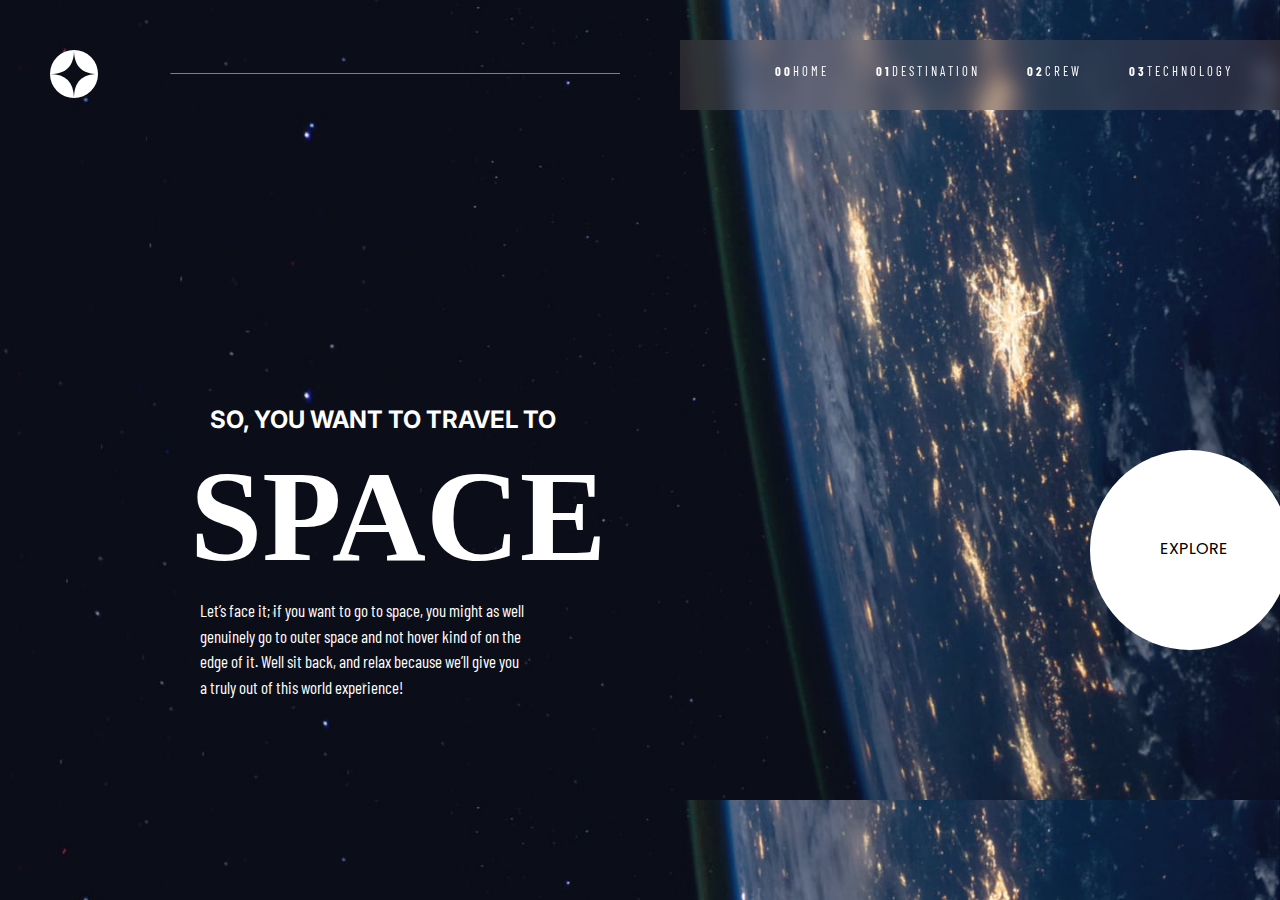
<file: index.html>
<!DOCTYPE html>
<html lang="en" dir="ltr">
  <head>
    <meta charset="utf-8">
    <title>Space</title>
    <link rel="icon" href="./assets/Favicon.ico">
    <link rel="stylesheet" href="./CSS/style.css">
    <link rel="preconnect" href="https://fonts.googleapis.com">
<link rel="preconnect" href="https://fonts.gstatic.com" crossorigin>
<link href="https://fonts.googleapis.com/css2?family=Cormorant+SC:wght@300&family=Dancing+Script&family=Montserrat:ital,wght@1,100&family=Poppins:wght@100;300;400&family=Sacramento&display=swap" rel="stylesheet">
<link rel="preconnect" href="https://fonts.googleapis.com">
<link rel="preconnect" href="https://fonts.gstatic.com" crossorigin>
<link href="https://fonts.googleapis.com/css2?family=Barlow+Condensed:wght@300&display=swap" rel="stylesheet">
<link rel="preconnect" href="https://fonts.googleapis.com">
<link rel="preconnect" href="https://fonts.gstatic.com" crossorigin>
<link href="https://fonts.googleapis.com/css2?family=Inter:wght@100&display=swap" rel="stylesheet">
  </head>
  <body>
    <svg xmlns="http://www.w3.org/2000/svg" width="48" height="48"><g fill="none" fill-rule="evenodd"><circle cx="24" cy="24" r="24" fill="#FFF"/><path fill="#0B0D17" d="M24 0c0 16-8 24-24 24 15.718.114 23.718 8.114 24 24 0-16 8-24 24-24-16 0-24-8-24-24z"/></g></svg>
    <div class="abs">

    </div>
    <div class="nav">
      <a class="navlink"href="index.html"><p><strong>0 0</strong> H O M E</p></a>
      <a class="navlink"href="destination.html"><p><strong>0 1</strong> D E S T I N A T I O N</p></a>
      <a class="navlink"href="crew.html"><p><strong>0 2</strong> C R E W</p></a>
      <a class="navlink"href="technology.html"><p><strong>0 3</strong> T E C H N O L O G Y</p></a>

    </div>
    <hr class="navtop">
    <div class="middle">
      <h2 class="line1">SO, YOU WANT TO TRAVEL TO</h2>
      <h1 class="line2">SPACE</h1>
      <p class="line3">Let’s face it; if you want to go to space, you might as well <br> genuinely go to outer space and not hover kind of on the <br> edge of it. Well sit back, and relax because we’ll give you <br> a truly out of this world experience!</p>

    </div>
<div class="Explore">
    <div class="circle">

    </div>
    <div class="explore">
      <p class="exp">EXPLORE</p>
    </div>
</div>
  </body>
</html>
</file>
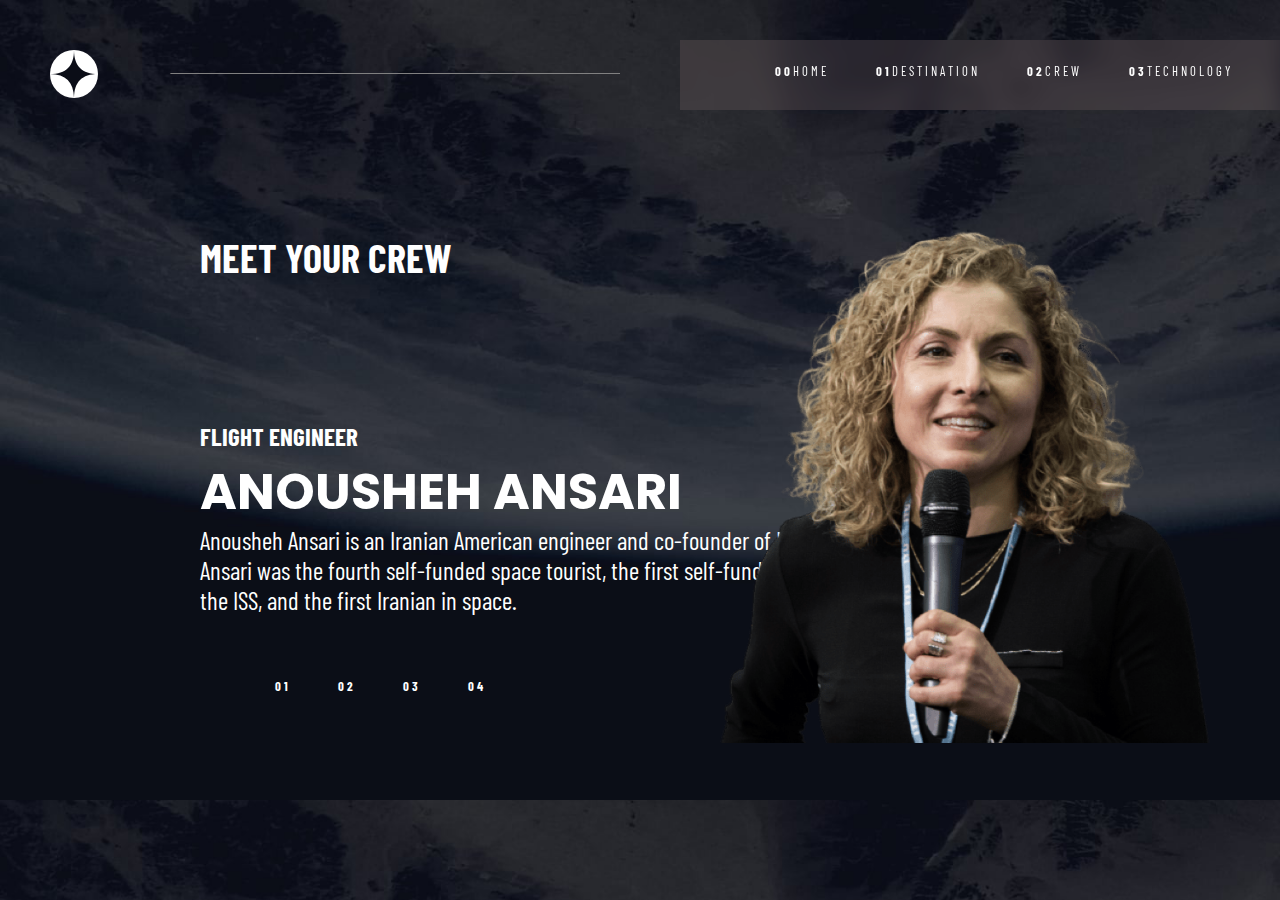
<file: aa.html>
<!DOCTYPE html>
<html lang="en" dir="ltr">
  <head>
    <meta charset="utf-8">
    <link rel="stylesheet" href="./CSS/style.css">
    <link rel="preconnect" href="https://fonts.gstatic.com" crossorigin>
    <link href="https://fonts.googleapis.com/css2?family=Cormorant+SC:wght@300&family=Dancing+Script&family=Montserrat:ital,wght@1,100&family=Poppins:wght@100;300;400&family=Sacramento&display=swap" rel="stylesheet">
    <link rel="preconnect" href="https://fonts.googleapis.com">
    <link rel="preconnect" href="https://fonts.gstatic.com" crossorigin>
    <link href="https://fonts.googleapis.com/css2?family=Barlow+Condensed:wght@300&display=swap" rel="stylesheet">
    <link rel="preconnect" href="https://fonts.googleapis.com">
    <link rel="preconnect" href="https://fonts.gstatic.com" crossorigin>
    <link href="https://fonts.googleapis.com/css2?family=Inter:wght@100&display=swap" rel="stylesheet">
    <style>
      body{
        background-image: url(./assets/crew/background-crew-desktop.jpg);
      }
      body::-webkit-scrollbar {
    display: none;
}
    </style>
    <title>ANOUSHEH ANSARI</title>
  </head>
  <body>
    <svg xmlns="http://www.w3.org/2000/svg" width="48" height="48"><g fill="none" fill-rule="evenodd"><circle cx="24" cy="24" r="24" fill="#FFF"/><path fill="#0B0D17" d="M24 0c0 16-8 24-24 24 15.718.114 23.718 8.114 24 24 0-16 8-24 24-24-16 0-24-8-24-24z"/></g></svg>
    <div class="abs">

    </div>
    <div class="nav">
      <a class="navlink"href="index.html"><p><strong>0 0</strong> H O M E</p></a>
      <a class="navlink"href="destination.html"><p><strong>0 1</strong> D E S T I N A T I O N</p></a>
      <a class="navlink"href="crew.html"><p><strong>0 2</strong> C R E W</p></a>
      <a class="navlink"href="technology.html"><p><strong>0 3</strong> T E C H N O L O G Y</p></a>
    </div>
    <hr class="navtop">
    <h2 class="crh1">MEET YOUR CREW</h2>
    <h2 class="crh2">FLIGHT ENGINEER</h2>
    <h1 class="crh3">ANOUSHEH ANSARI</h1>
    <p class="crp1">Anousheh Ansari is an Iranian American engineer and co-founder of Prodea Systems.<br> Ansari was the fourth self-funded space tourist, the first self-funded woman to fly to <br>the ISS, and the first Iranian in space.</p>
    <img class="DH2" src="./assets/crew/image-anousheh-ansari.png" alt="pilot1">
  <div class="navd">
    <a class="navlink"href="dh.html"><p><strong>0 1</strong></p></a>
    <a class="navlink"href="ms.html"><p><strong>0 2</strong></p></a>
    <a class="navlink"href="vg.html"><p><strong>0 3</strong></p></a>
    <a class="navlink"href="aa.html"><p><strong>0 4</strong></p></a>

  </div>
  </body>
</html>
</file>
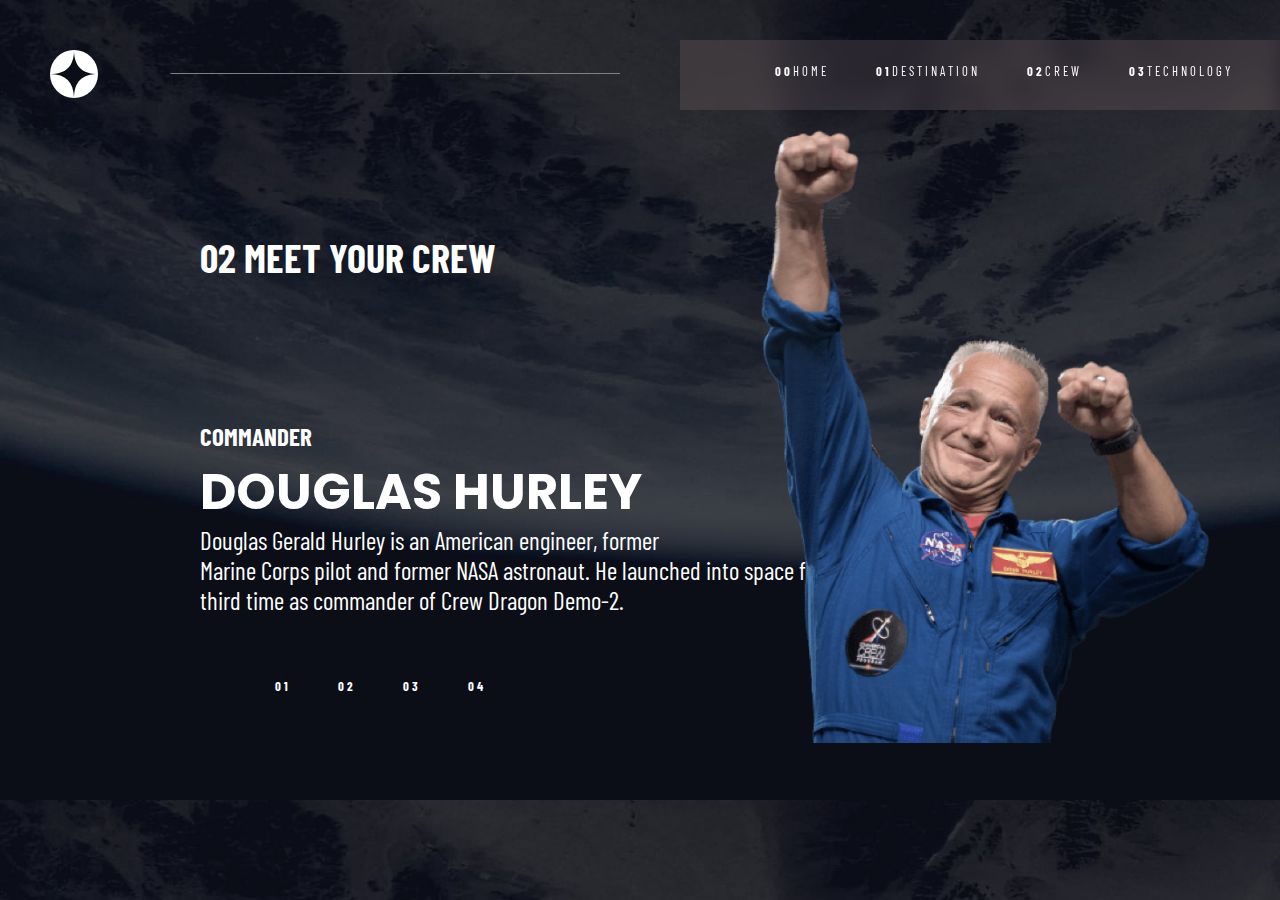
<file: crew.html>
<!DOCTYPE html>
<html lang="en" dir="ltr">
  <head>
    <meta charset="utf-8">
    <link rel="stylesheet" href="./CSS/style.css">
    <link rel="preconnect" href="https://fonts.gstatic.com" crossorigin>
    <link href="https://fonts.googleapis.com/css2?family=Cormorant+SC:wght@300&family=Dancing+Script&family=Montserrat:ital,wght@1,100&family=Poppins:wght@100;300;400&family=Sacramento&display=swap" rel="stylesheet">
    <link rel="preconnect" href="https://fonts.googleapis.com">
    <link rel="preconnect" href="https://fonts.gstatic.com" crossorigin>
    <link href="https://fonts.googleapis.com/css2?family=Barlow+Condensed:wght@300&display=swap" rel="stylesheet">
    <link rel="preconnect" href="https://fonts.googleapis.com">
    <link rel="preconnect" href="https://fonts.gstatic.com" crossorigin>
    <link href="https://fonts.googleapis.com/css2?family=Inter:wght@100&display=swap" rel="stylesheet">
    <style>
      body{
        background-image: url(./assets/crew/background-crew-desktop.jpg);
      }
      body::-webkit-scrollbar {
    display: none;
}
    </style>
    <title>Crew</title>
  </head>
  <body>
    <svg xmlns="http://www.w3.org/2000/svg" width="48" height="48"><g fill="none" fill-rule="evenodd"><circle cx="24" cy="24" r="24" fill="#FFF"/><path fill="#0B0D17" d="M24 0c0 16-8 24-24 24 15.718.114 23.718 8.114 24 24 0-16 8-24 24-24-16 0-24-8-24-24z"/></g></svg>
    <div class="abs">

    </div>
    <div class="nav">
      <a class="navlink"href="index.html"><p><strong>0 0</strong> H O M E</p></a>
      <a class="navlink"href="destination.html"><p><strong>0 1</strong> D E S T I N A T I O N</p></a>
      <a class="navlink"href="crew.html"><p><strong>0 2</strong> C R E W</p></a>
      <a class="navlink"href="technology.html"><p><strong>0 3</strong> T E C H N O L O G Y</p></a>
    </div>
    <hr class="navtop">
    <h2 class="crh1"> 02 MEET YOUR CREW</h2>
    <h2 class="crh2">COMMANDER</h2>
    <h1 class="crh3">DOUGLAS HURLEY</h1>
    <p class="crp1">Douglas Gerald Hurley is an American engineer, former <br>Marine Corps pilot and former NASA astronaut. He launched into space for the <br>third time as commander of Crew Dragon Demo-2.</p>
    <img class="DH" src="./assets/crew/image-douglas-hurley.png" alt="pilot1">
  <div class="navd">
    <a class="navlink"href="dh.html"><p><strong>0 1</strong></p></a>
    <a class="navlink"href="ms.html"><p><strong>0 2</strong></p></a>
    <a class="navlink"href="vg.html"><p><strong>0 3</strong></p></a>
    <a class="navlink"href="aa.html"><p><strong>0 4</strong></p></a>

  </div>
  </body>
</html>
</file>
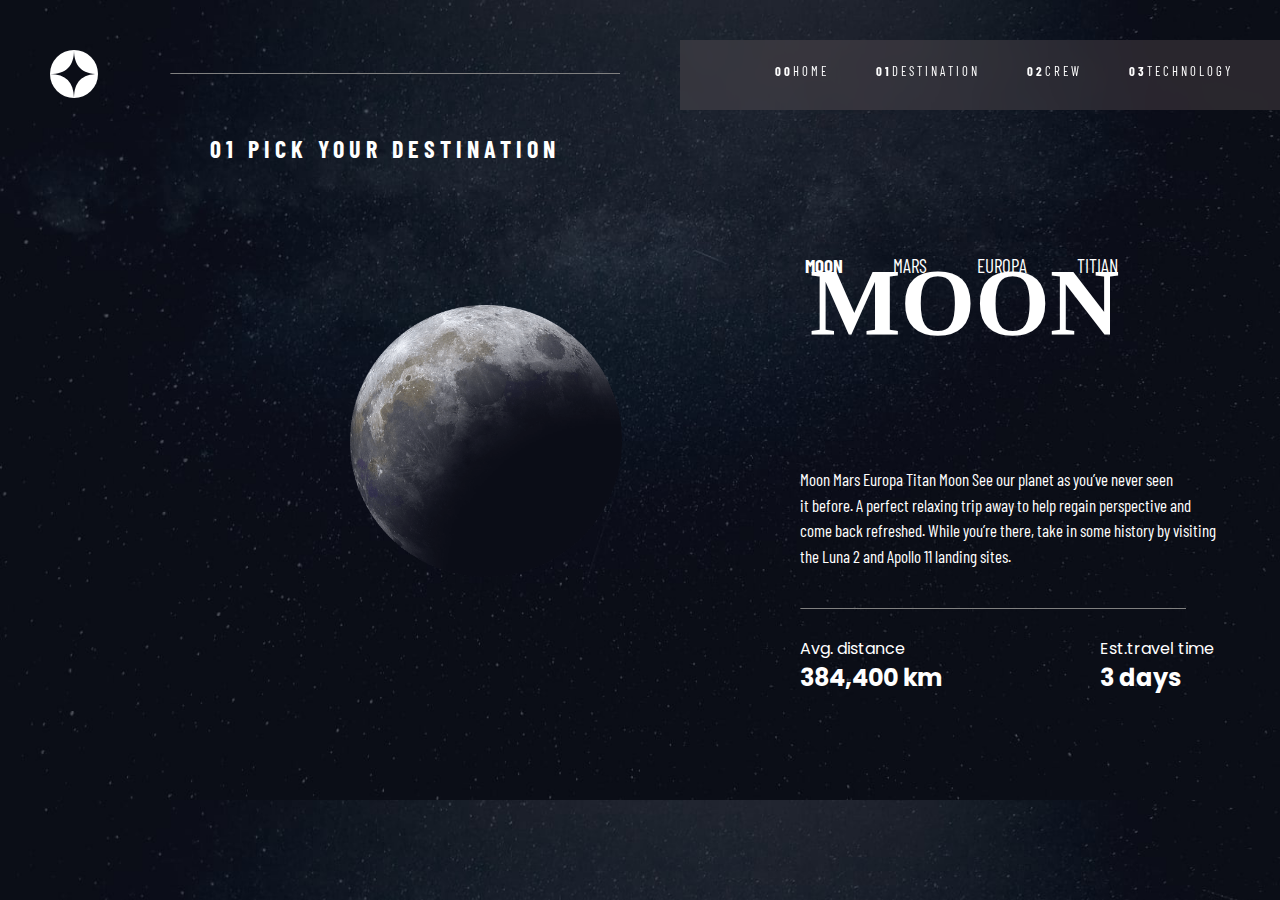
<file: destination.html>
<!DOCTYPE html>
<html lang="en" dir="ltr">
  <head>
    <meta charset="utf-8">
    <link rel="stylesheet" href="./CSS/style.css">
    <link rel="preconnect" href="https://fonts.googleapis.com">
<link rel="preconnect" href="https://fonts.gstatic.com" crossorigin>
<link href="https://fonts.googleapis.com/css2?family=Cormorant+SC:wght@300&family=Dancing+Script&family=Montserrat:ital,wght@1,100&family=Poppins:wght@100;300;400&family=Sacramento&display=swap" rel="stylesheet">
<link rel="preconnect" href="https://fonts.googleapis.com">
<link rel="preconnect" href="https://fonts.gstatic.com" crossorigin>
<link href="https://fonts.googleapis.com/css2?family=Barlow+Condensed:wght@300&display=swap" rel="stylesheet">
<link rel="preconnect" href="https://fonts.googleapis.com">
<link rel="preconnect" href="https://fonts.gstatic.com" crossorigin>
<link href="https://fonts.googleapis.com/css2?family=Inter:wght@100&display=swap" rel="stylesheet">
    <style>
      body{
        background-image: url(./assets/destination/background-destination-desktop.jpg);
      }
      body::-webkit-scrollbar {
    display: none;
}
    </style>
    <title>destination</title>
  </head>
  <body>
    <svg xmlns="http://www.w3.org/2000/svg" width="48" height="48"><g fill="none" fill-rule="evenodd"><circle cx="24" cy="24" r="24" fill="#FFF"/><path fill="#0B0D17" d="M24 0c0 16-8 24-24 24 15.718.114 23.718 8.114 24 24 0-16 8-24 24-24-16 0-24-8-24-24z"/></g></svg>
    <div class="abs">

    </div>
    <div class="nav">
      <a class="navlink"href="index.html"><p><strong>0 0</strong> H O M E</p></a>
      <a class="navlink"href="destination.html"><p><strong>0 1</strong> D E S T I N A T I O N</p></a>
      <a class="navlink"href="crew.html"><p><strong>0 2</strong> C R E W</p></a>
      <a class="navlink"href="technology.html"><p><strong>0 3</strong> T E C H N O L O G Y</p></a>
    </div>
    <hr class="navtop">
    <div class="moon">
      <img class="moon"src="./assets/destination/image-moon.png" alt="moon">
    </div>
      <h2 class="moon1">01 PICK YOUR DESTINATION </h2>
    <div class="nav1">
      <a class="navlink"href="destination.html"><p><strong>MOON</strong></p></a>
      <a class="navlink"href="mars.html"><p>MARS</p></a>
      <a class="navlink"href="EUROPA.html"><p>EUROPA</p></a>
      <a class="navlink"href="titan.html"><p>TITIAN</p></a>
    </div>
    <h1 class="mh">MOON</h1>
    <p class="mp">Moon Mars Europa Titan Moon See our planet as you’ve never seen <br> it before. A perfect relaxing trip away to help regain perspective and <br> come back refreshed. While you’re there, take in some history by visiting <br> the Luna 2 and Apollo 11 landing sites. </p>
   <hr class="navtop1">
   <p class="mp1">Avg. distance</p>
   <h2 class="m1h2">384,400 km</h2>
   <p class="mp2">Est.travel time</p>
   <h2 class="m2h2">3 days</h2>
  </body>
</html>
</file>
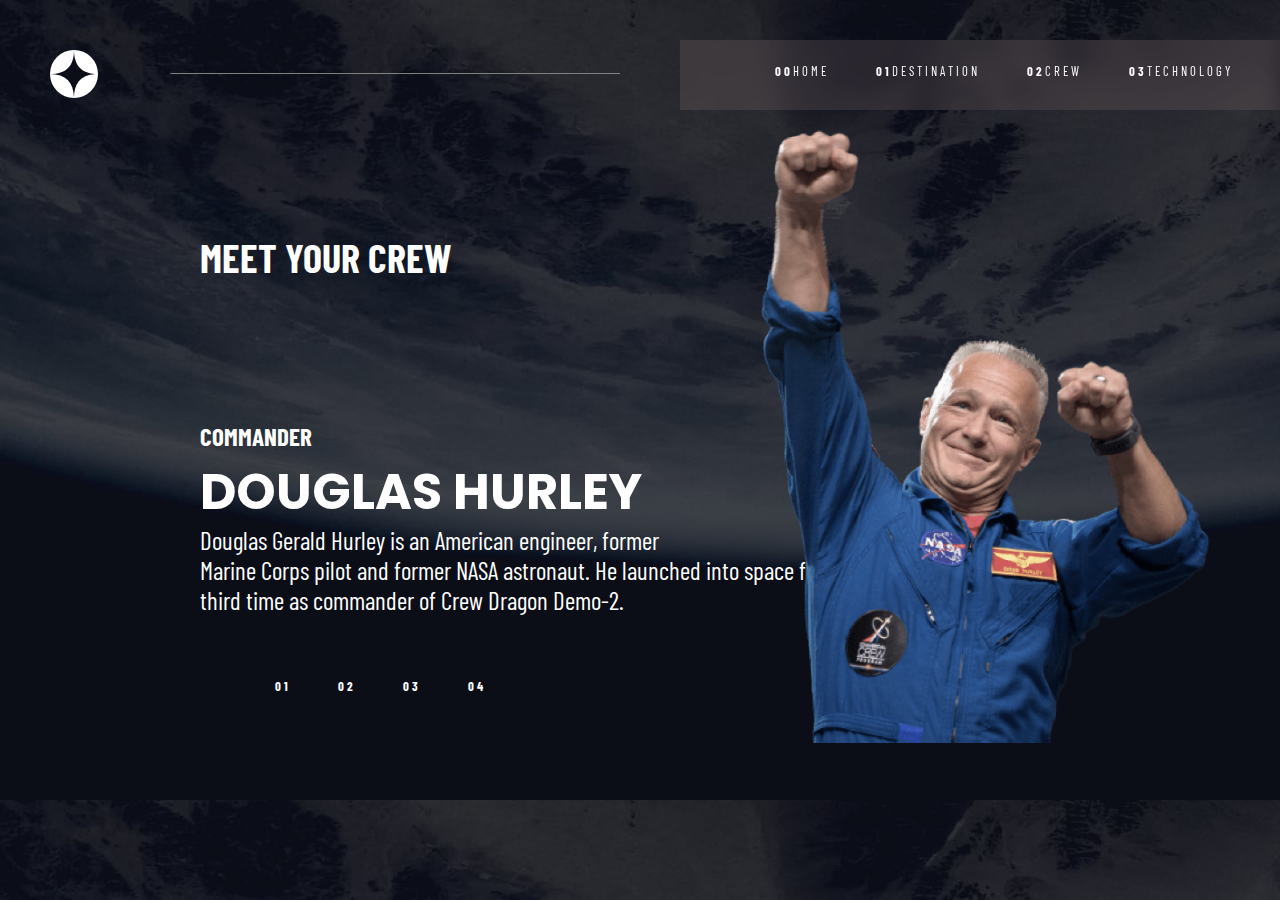
<file: dh.html>
<!DOCTYPE html>
<html lang="en" dir="ltr">
  <head>
    <meta charset="utf-8">
    <link rel="stylesheet" href="./CSS/style.css">
    <link rel="preconnect" href="https://fonts.gstatic.com" crossorigin>
    <link href="https://fonts.googleapis.com/css2?family=Cormorant+SC:wght@300&family=Dancing+Script&family=Montserrat:ital,wght@1,100&family=Poppins:wght@100;300;400&family=Sacramento&display=swap" rel="stylesheet">
    <link rel="preconnect" href="https://fonts.googleapis.com">
    <link rel="preconnect" href="https://fonts.gstatic.com" crossorigin>
    <link href="https://fonts.googleapis.com/css2?family=Barlow+Condensed:wght@300&display=swap" rel="stylesheet">
    <link rel="preconnect" href="https://fonts.googleapis.com">
    <link rel="preconnect" href="https://fonts.gstatic.com" crossorigin>
    <link href="https://fonts.googleapis.com/css2?family=Inter:wght@100&display=swap" rel="stylesheet">
    <style>
      body{
        background-image: url(./assets/crew/background-crew-desktop.jpg);
      }
      body::-webkit-scrollbar {
    display: none;
}
    </style>
    <title>DOUGLAS HURLEY</title>
  </head>
  <body>
    <svg xmlns="http://www.w3.org/2000/svg" width="48" height="48"><g fill="none" fill-rule="evenodd"><circle cx="24" cy="24" r="24" fill="#FFF"/><path fill="#0B0D17" d="M24 0c0 16-8 24-24 24 15.718.114 23.718 8.114 24 24 0-16 8-24 24-24-16 0-24-8-24-24z"/></g></svg>
    <div class="abs">

    </div>
    <div class="nav">
      <a class="navlink"href="index.html"><p><strong>0 0</strong> H O M E</p></a>
      <a class="navlink"href="destination.html"><p><strong>0 1</strong> D E S T I N A T I O N</p></a>
      <a class="navlink"href="crew.html"><p><strong>0 2</strong> C R E W</p></a>
      <a class="navlink"href="technology.html"><p><strong>0 3</strong> T E C H N O L O G Y</p></a>
    </div>
    <hr class="navtop">
    <h2 class="crh1">MEET YOUR CREW</h2>
    <h2 class="crh2">COMMANDER</h2>
    <h1 class="crh3">DOUGLAS HURLEY</h1>
    <p class="crp1">Douglas Gerald Hurley is an American engineer, former <br>Marine Corps pilot and former NASA astronaut. He launched into space for the <br>third time as commander of Crew Dragon Demo-2.</p>
    <img class="DH" src="./assets/crew/image-douglas-hurley.png" alt="pilot1">
  <div class="navd">
    <a class="navlink"href="dh.html"><p><strong>0 1</strong></p></a>
    <a class="navlink"href="ms.html"><p><strong>0 2</strong></p></a>
    <a class="navlink"href="vg.html"><p><strong>0 3</strong></p></a>
    <a class="navlink"href="aa.html"><p><strong>0 4</strong></p></a>

  </div>
  </body>
</html>
</file>
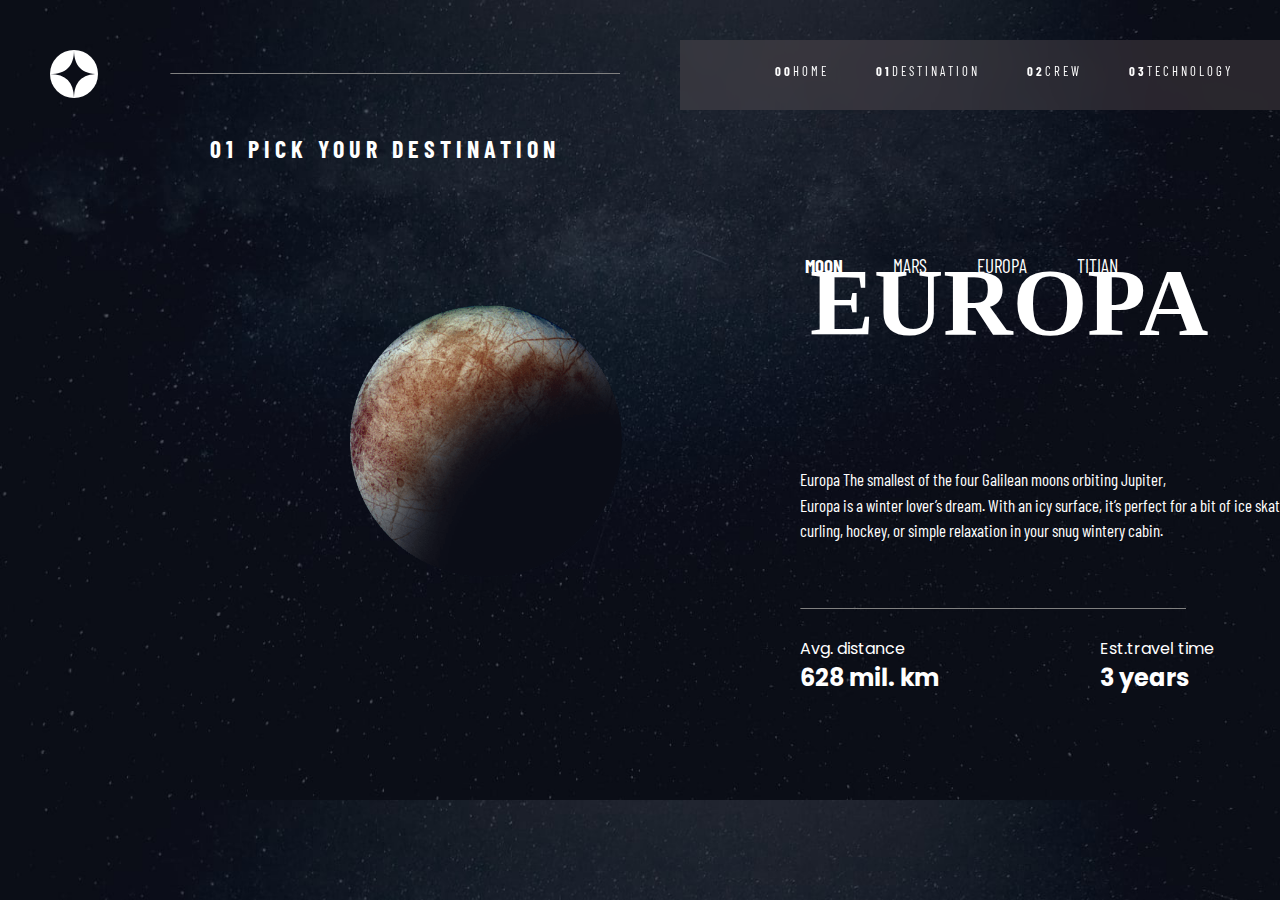
<file: EUROPA.html>
<!DOCTYPE html>
<html lang="en" dir="ltr">
  <head>
    <meta charset="utf-8">
    <link rel="stylesheet" href="./CSS/style.css">
    <link rel="preconnect" href="https://fonts.googleapis.com">
<link rel="preconnect" href="https://fonts.gstatic.com" crossorigin>
<link href="https://fonts.googleapis.com/css2?family=Cormorant+SC:wght@300&family=Dancing+Script&family=Montserrat:ital,wght@1,100&family=Poppins:wght@100;300;400&family=Sacramento&display=swap" rel="stylesheet">
<link rel="preconnect" href="https://fonts.googleapis.com">
<link rel="preconnect" href="https://fonts.gstatic.com" crossorigin>
<link href="https://fonts.googleapis.com/css2?family=Barlow+Condensed:wght@300&display=swap" rel="stylesheet">
<link rel="preconnect" href="https://fonts.googleapis.com">
<link rel="preconnect" href="https://fonts.gstatic.com" crossorigin>
<link href="https://fonts.googleapis.com/css2?family=Inter:wght@100&display=swap" rel="stylesheet">
    <style>
      body{
        background-image: url(./assets/destination/background-destination-desktop.jpg);
      }
      body::-webkit-scrollbar {
    display: none;
}
    </style>
    <title>destination</title>
  </head>
  <body>
    <svg xmlns="http://www.w3.org/2000/svg" width="48" height="48"><g fill="none" fill-rule="evenodd"><circle cx="24" cy="24" r="24" fill="#FFF"/><path fill="#0B0D17" d="M24 0c0 16-8 24-24 24 15.718.114 23.718 8.114 24 24 0-16 8-24 24-24-16 0-24-8-24-24z"/></g></svg>
    <div class="abs">

    </div>
    <div class="nav">
      <a class="navlink"href="index.html"><p><strong>0 0</strong> H O M E</p></a>
      <a class="navlink"href="destination.html"><p><strong>0 1</strong> D E S T I N A T I O N</p></a>
      <a class="navlink"href="crew.html"><p><strong>0 2</strong> C R E W</p></a>
      <a class="navlink"href="technology.html"><p><strong>0 3</strong> T E C H N O L O G Y</p></a>
    </div>
    <hr class="navtop">
    <div class="moon">
      <img class="moon"src="./assets/destination/image-europa.png" alt="europa">
    </div>
      <h2 class="moon1">01 PICK YOUR DESTINATION </h2>
    <div class="nav1">
      <a class="navlink"href="destination.html"><p><strong>MOON</strong></p></a>
      <a class="navlink"href="mars.html"><p>MARS</p></a>
      <a class="navlink"href="EUROPA.html"><p>EUROPA</p></a>
      <a class="navlink"href="titan.html"><p>TITIAN</p></a>
    </div>
    <h1 class="mh">EUROPA</h1>
    <p class="mp">Europa The smallest of the four Galilean moons orbiting Jupiter,<br> Europa is a winter lover’s dream. With an icy surface, it’s perfect for a bit of ice skating, <br>curling, hockey, or simple relaxation in your snug wintery cabin.</p>
   <hr class="navtop1">
   <p class="mp1">Avg. distance</p>
   <h2 class="m1h2">628 mil. km</h2>
   <p class="mp2">Est.travel time</p>
   <h2 class="m2h2">3 years</h2>
  </body>
</html>
</file>
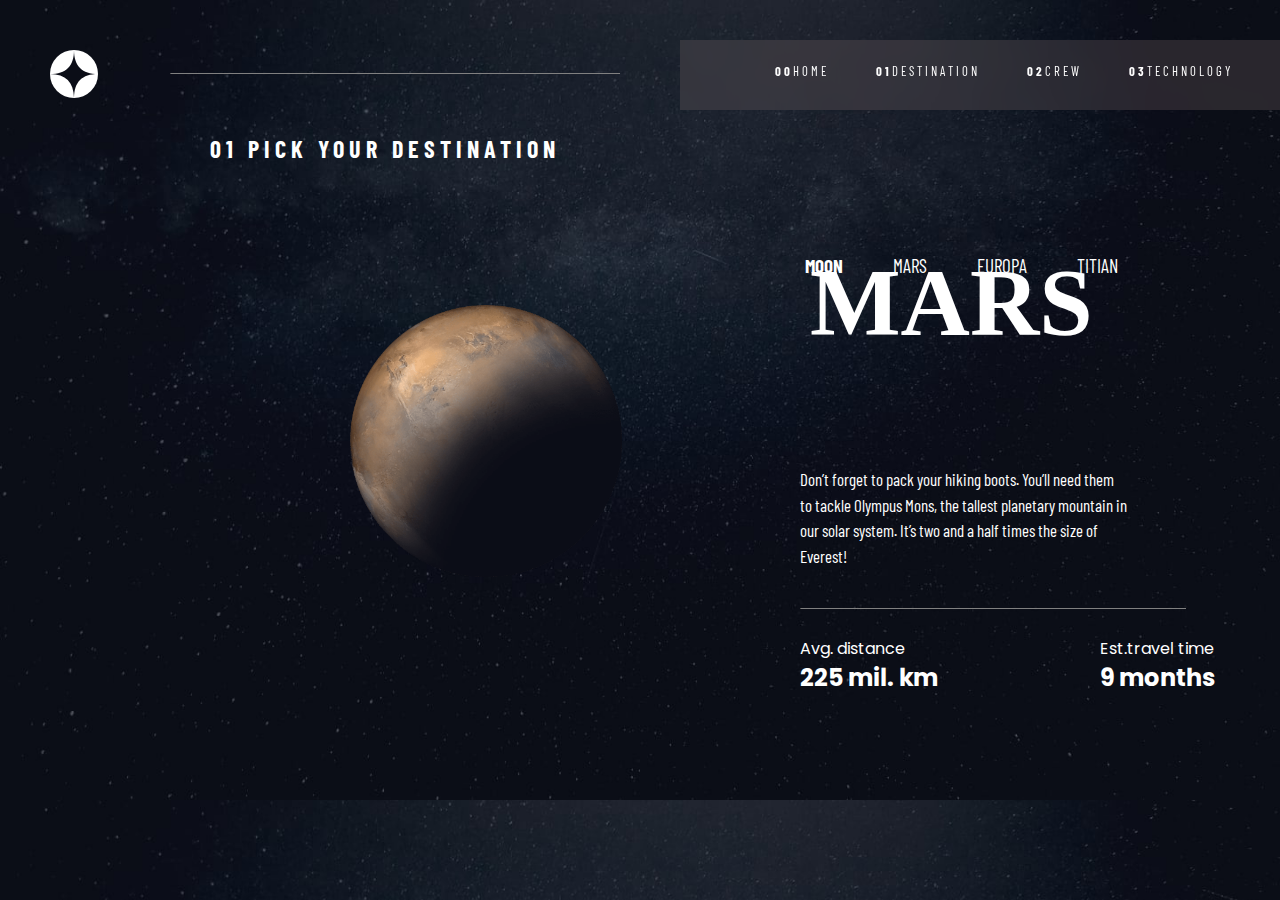
<file: mars.html>
<!DOCTYPE html>
<html lang="en" dir="ltr">
  <head>
    <meta charset="utf-8">
    <link rel="stylesheet" href="./CSS/style.css">
    <link rel="preconnect" href="https://fonts.googleapis.com">
<link rel="preconnect" href="https://fonts.gstatic.com" crossorigin>
<link href="https://fonts.googleapis.com/css2?family=Cormorant+SC:wght@300&family=Dancing+Script&family=Montserrat:ital,wght@1,100&family=Poppins:wght@100;300;400&family=Sacramento&display=swap" rel="stylesheet">
<link rel="preconnect" href="https://fonts.googleapis.com">
<link rel="preconnect" href="https://fonts.gstatic.com" crossorigin>
<link href="https://fonts.googleapis.com/css2?family=Barlow+Condensed:wght@300&display=swap" rel="stylesheet">
<link rel="preconnect" href="https://fonts.googleapis.com">
<link rel="preconnect" href="https://fonts.gstatic.com" crossorigin>
<link href="https://fonts.googleapis.com/css2?family=Inter:wght@100&display=swap" rel="stylesheet">
    <style>
      body{
        background-image: url(./assets/destination/background-destination-desktop.jpg);
      }
      body::-webkit-scrollbar {
    display: none;
}
    </style>
    <title>destination</title>
  </head>
  <body>
    <svg xmlns="http://www.w3.org/2000/svg" width="48" height="48"><g fill="none" fill-rule="evenodd"><circle cx="24" cy="24" r="24" fill="#FFF"/><path fill="#0B0D17" d="M24 0c0 16-8 24-24 24 15.718.114 23.718 8.114 24 24 0-16 8-24 24-24-16 0-24-8-24-24z"/></g></svg>
    <div class="abs">

    </div>
    <div class="nav">
      <a class="navlink"href="index.html"><p><strong>0 0</strong> H O M E</p></a>
      <a class="navlink"href="destination.html"><p><strong>0 1</strong> D E S T I N A T I O N</p></a>
      <a class="navlink"href="crew.html"><p><strong>0 2</strong> C R E W</p></a>
      <a class="navlink"href="technology.html"><p><strong>0 3</strong> T E C H N O L O G Y</p></a>
    </div>
    <hr class="navtop">
    <div class="moon">
      <img class="moon"src="./assets/destination/image-mars.png" alt="mars">
    </div>
      <h2 class="moon1">01 PICK YOUR DESTINATION </h2>
    <div class="nav1">
      <a class="navlink"href="destination.html"><p><strong>MOON</strong></p></a>
      <a class="navlink"href="mars.html"><p>MARS</p></a>
      <a class="navlink"href="EUROPA.html"><p>EUROPA</p></a>
      <a class="navlink"href="titan.html"><p>TITIAN</p></a>
    </div>
    <h1 class="mh">MARS</h1>
    <p class="mp">Don’t forget to pack your hiking boots. You’ll need them <br> to tackle Olympus Mons, the tallest planetary mountain in <br> our solar system. It’s two and a half times the size of <br> Everest!</p>
   <hr class="navtop1">
   <p class="mp1">Avg. distance</p>
   <h2 class="m1h2">225 mil. km</h2>
   <p class="mp2">Est.travel time</p>
   <h2 class="m2h2">9 months</h2>
  </body>
</html>
</file>
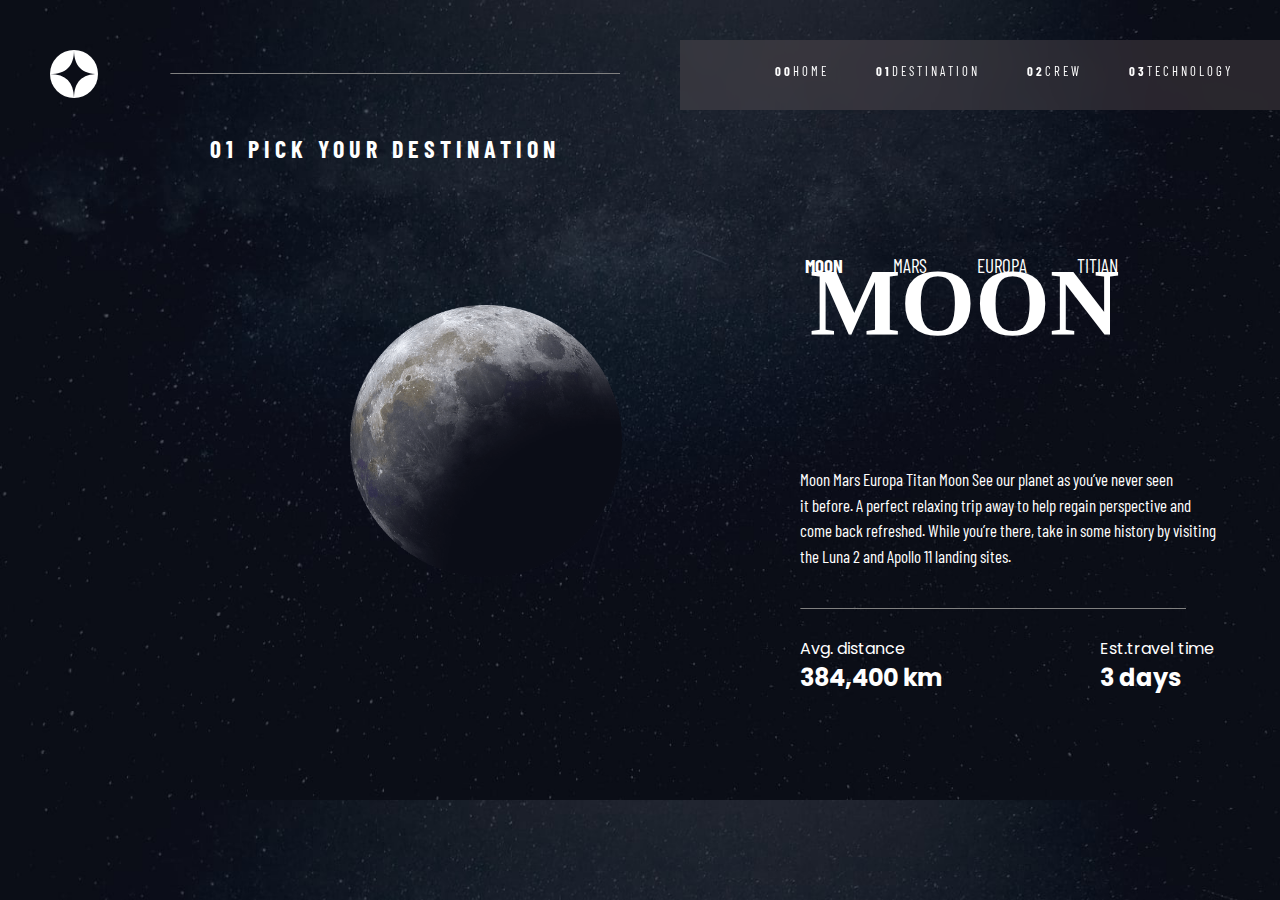
<file: moon.html>
<!DOCTYPE html>
<html lang="en" dir="ltr">
  <head>
    <meta charset="utf-8">
    <link rel="stylesheet" href="./CSS/style.css">
    <link rel="preconnect" href="https://fonts.googleapis.com">
<link rel="preconnect" href="https://fonts.gstatic.com" crossorigin>
<link href="https://fonts.googleapis.com/css2?family=Cormorant+SC:wght@300&family=Dancing+Script&family=Montserrat:ital,wght@1,100&family=Poppins:wght@100;300;400&family=Sacramento&display=swap" rel="stylesheet">
<link rel="preconnect" href="https://fonts.googleapis.com">
<link rel="preconnect" href="https://fonts.gstatic.com" crossorigin>
<link href="https://fonts.googleapis.com/css2?family=Barlow+Condensed:wght@300&display=swap" rel="stylesheet">
<link rel="preconnect" href="https://fonts.googleapis.com">
<link rel="preconnect" href="https://fonts.gstatic.com" crossorigin>
<link href="https://fonts.googleapis.com/css2?family=Inter:wght@100&display=swap" rel="stylesheet">
    <style>
      body{
        background-image: url(./assets/destination/background-destination-desktop.jpg);
      }
      body::-webkit-scrollbar {
    display: none;
}
    </style>
    <title>destination</title>
  </head>
  <body>
    <svg xmlns="http://www.w3.org/2000/svg" width="48" height="48"><g fill="none" fill-rule="evenodd"><circle cx="24" cy="24" r="24" fill="#FFF"/><path fill="#0B0D17" d="M24 0c0 16-8 24-24 24 15.718.114 23.718 8.114 24 24 0-16 8-24 24-24-16 0-24-8-24-24z"/></g></svg>
    <div class="abs">

    </div>
    <div class="nav">
      <a class="navlink"href="index.html"><p><strong>0 0</strong> H O M E</p></a>
      <a class="navlink"href="destination.html"><p><strong>0 1</strong> D E S T I N A T I O N</p></a>
      <a class="navlink"href="crew.html"><p><strong>0 2</strong> C R E W</p></a>
      <a class="navlink"href="technology.html"><p><strong>0 3</strong> T E C H N O L O G Y</p></a>
    </div>
    <hr class="navtop">
    <div class="moon">
      <img class="moon"src="./assets/destination/image-moon.png" alt="moon">
    </div>
      <h2 class="moon1">01 PICK YOUR DESTINATION </h2>
    <div class="nav1">
      <a class="navlink"href="destination.html"><p><strong>MOON</strong></p></a>
      <a class="navlink"href="mars.html"><p>MARS</p></a>
      <a class="navlink"href="#"><p>EUROPA</p></a>
      <a class="navlink"href="#"><p>TITIAN</p></a>
    </div>
    <h1 class="mh">MOON</h1>
    <p class="mp">Moon Mars Europa Titan Moon See our planet as you’ve never seen <br> it before. A perfect relaxing trip away to help regain perspective and <br> come back refreshed. While you’re there, take in some history by visiting <br> the Luna 2 and Apollo 11 landing sites. </p>
   <hr class="navtop1">
   <p class="mp1">Avg. distance</p>
   <h2 class="m1h2">384,400 km</h2>
   <p class="mp2">Est.travel time</p>
   <h2 class="m2h2">3 days</h2>
  </body>
</html>
</file>
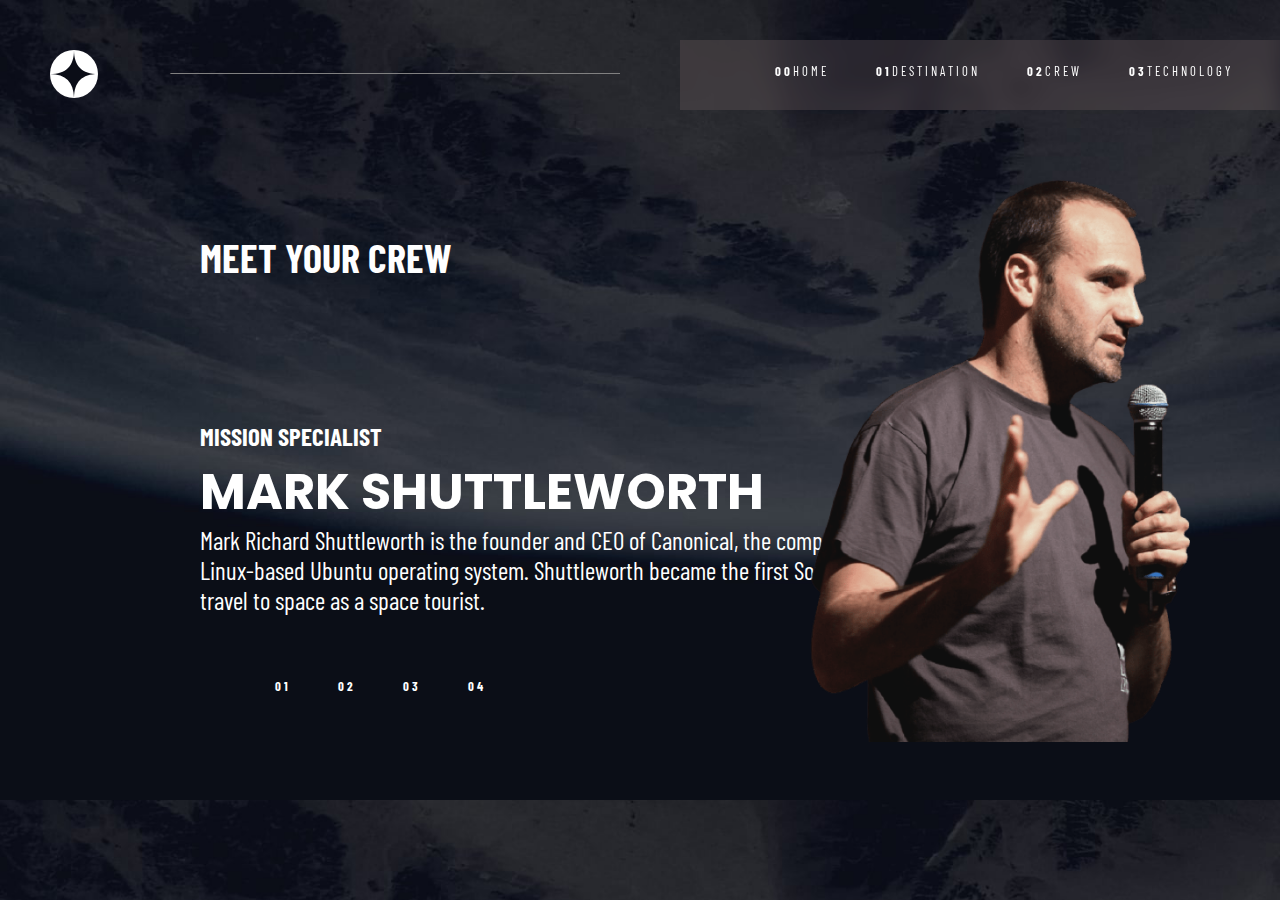
<file: ms.html>
<!DOCTYPE html>
<html lang="en" dir="ltr">
  <head>
    <meta charset="utf-8">
    <link rel="stylesheet" href="./CSS/style.css">
    <link rel="preconnect" href="https://fonts.gstatic.com" crossorigin>
    <link href="https://fonts.googleapis.com/css2?family=Cormorant+SC:wght@300&family=Dancing+Script&family=Montserrat:ital,wght@1,100&family=Poppins:wght@100;300;400&family=Sacramento&display=swap" rel="stylesheet">
    <link rel="preconnect" href="https://fonts.googleapis.com">
    <link rel="preconnect" href="https://fonts.gstatic.com" crossorigin>
    <link href="https://fonts.googleapis.com/css2?family=Barlow+Condensed:wght@300&display=swap" rel="stylesheet">
    <link rel="preconnect" href="https://fonts.googleapis.com">
    <link rel="preconnect" href="https://fonts.gstatic.com" crossorigin>
    <link href="https://fonts.googleapis.com/css2?family=Inter:wght@100&display=swap" rel="stylesheet">
    <style>
      body{
        background-image: url(./assets/crew/background-crew-desktop.jpg);
      }
      body::-webkit-scrollbar {
    display: none;
}
    </style>
    <title>MARK SHUTTLEWORTH</title>
  </head>
  <body>
    <svg xmlns="http://www.w3.org/2000/svg" width="48" height="48"><g fill="none" fill-rule="evenodd"><circle cx="24" cy="24" r="24" fill="#FFF"/><path fill="#0B0D17" d="M24 0c0 16-8 24-24 24 15.718.114 23.718 8.114 24 24 0-16 8-24 24-24-16 0-24-8-24-24z"/></g></svg>
    <div class="abs">

    </div>
    <div class="nav">
      <a class="navlink"href="index.html"><p><strong>0 0</strong> H O M E</p></a>
      <a class="navlink"href="destination.html"><p><strong>0 1</strong> D E S T I N A T I O N</p></a>
      <a class="navlink"href="crew.html"><p><strong>0 2</strong> C R E W</p></a>
      <a class="navlink"href="technology.html"><p><strong>0 3</strong> T E C H N O L O G Y</p></a>
    </div>
    <hr class="navtop">
    <h2 class="crh1">MEET YOUR CREW</h2>
    <h2 class="crh2">MISSION SPECIALIST</h2>
    <h1 class="crh3">MARK SHUTTLEWORTH</h1>
    <p class="crp1">Mark Richard Shuttleworth is the founder and CEO of Canonical, the company behind the <br>Linux-based Ubuntu operating system. Shuttleworth became the first South African to <br>travel to space as a space tourist.</p>
    <img class="DH0" src="./assets/crew/image-mark-shuttleworth.png" alt="pilot1">
  <div class="navd">
    <a class="navlink"href="dh.html"><p><strong>0 1</strong></p></a>
    <a class="navlink"href="ms.html"><p><strong>0 2</strong></p></a>
    <a class="navlink"href="vg.html"><p><strong>0 3</strong></p></a>
    <a class="navlink"href="aa.html"><p><strong>0 4</strong></p></a>

  </div>
  </body>
</html>
</file>
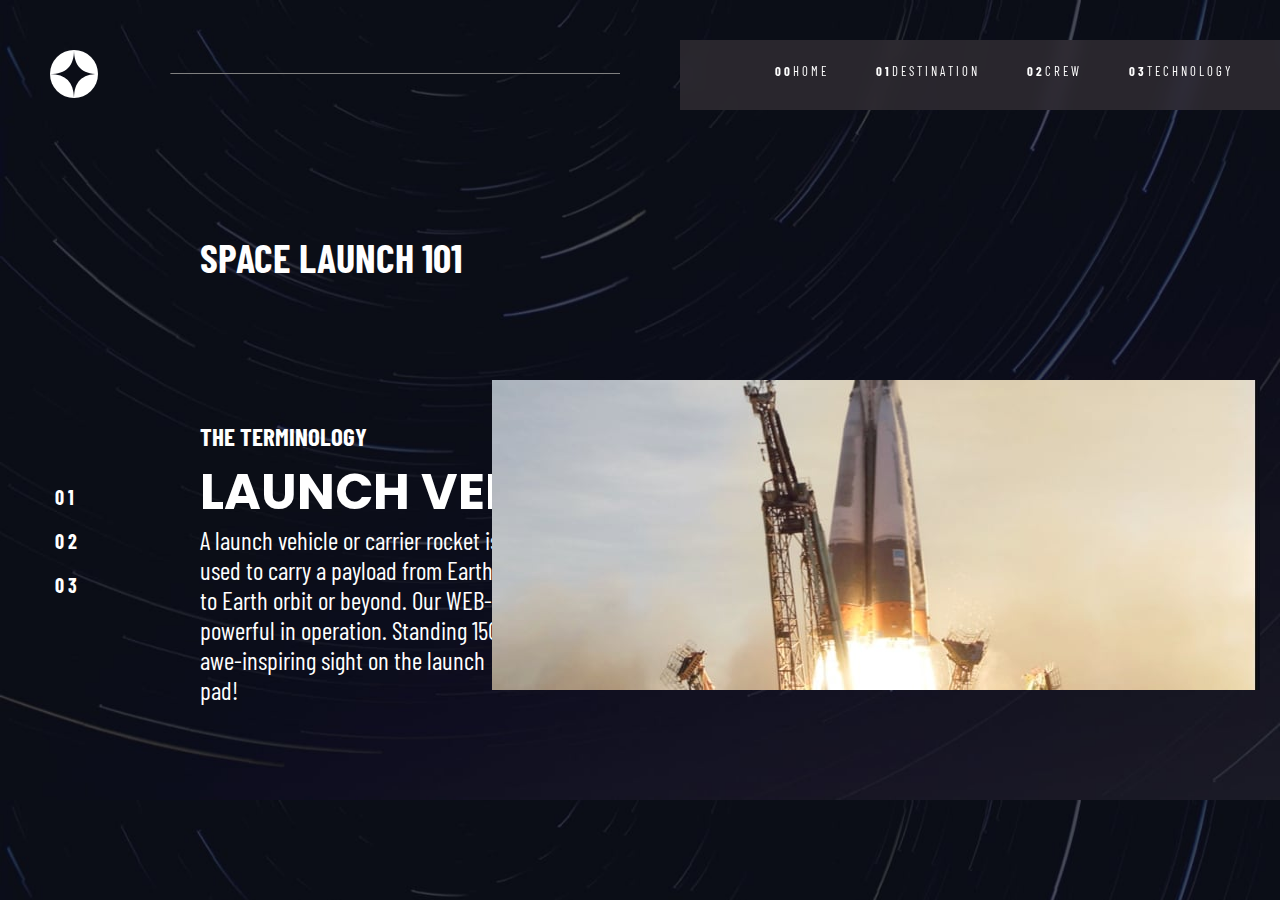
<file: t1.html>
<!DOCTYPE html>
<html lang="en" dir="ltr">
  <head>
    <meta charset="utf-8">
    <link rel="stylesheet" href="./CSS/style.css">
    <link rel="preconnect" href="https://fonts.gstatic.com" crossorigin>
    <link href="https://fonts.googleapis.com/css2?family=Cormorant+SC:wght@300&family=Dancing+Script&family=Montserrat:ital,wght@1,100&family=Poppins:wght@100;300;400&family=Sacramento&display=swap" rel="stylesheet">
    <link rel="preconnect" href="https://fonts.googleapis.com">
    <link rel="preconnect" href="https://fonts.gstatic.com" crossorigin>
    <link href="https://fonts.googleapis.com/css2?family=Barlow+Condensed:wght@300&display=swap" rel="stylesheet">
    <link rel="preconnect" href="https://fonts.googleapis.com">
    <link rel="preconnect" href="https://fonts.gstatic.com" crossorigin>
    <link href="https://fonts.googleapis.com/css2?family=Inter:wght@100&display=swap" rel="stylesheet">
    <style>
      body{
        background-image: url(./assets/technology/background-technology-desktop.jpg);
      }
      body::-webkit-scrollbar {
    display: none;
}
    </style>
    <title>technology</title>
  </head>
  <body>
    <svg xmlns="http://www.w3.org/2000/svg" width="48" height="48"><g fill="none" fill-rule="evenodd"><circle cx="24" cy="24" r="24" fill="#FFF"/><path fill="#0B0D17" d="M24 0c0 16-8 24-24 24 15.718.114 23.718 8.114 24 24 0-16 8-24 24-24-16 0-24-8-24-24z"/></g></svg>
    <div class="abs">

    </div>
    <div class="nav">
      <a class="navlink"href="index.html"><p><strong>0 0</strong> H O M E</p></a>
      <a class="navlink"href="destination.html"><p><strong>0 1</strong> D E S T I N A T I O N</p></a>
      <a class="navlink"href="crew.html"><p><strong>0 2</strong> C R E W</p></a>
      <a class="navlink"href="technology.html"><p><strong>0 3</strong> T E C H N O L O G Y</p></a>
    </div>
    <hr class="navtop">
    <h2 class="crh1"> SPACE LAUNCH 101</h2>
    <h2 class="crh2">THE TERMINOLOGY</h2>
    <h1 class="crh3">LAUNCH VEHICLE</h1>
    <p class="crp1">A launch vehicle or carrier rocket is a rocket-propelled vehicle <br> used to carry a payload from Earth's surface to space, usually <br> to Earth orbit or beyond. Our WEB-X carrier rocket is the most <br>powerful in operation. Standing 150 metres tall, it's quite an <br>awe-inspiring sight on the launch <br> pad!</p>
    <img class="t1" src="./assets/technology/image-launch-vehicle-landscape.jpg" alt="pilot1">
  <div class="navt">
    <a class="navlinkt"href="t1.html"><p><strong>0 1</strong></p></a>
    <a class="navlinkt"href="t2.html"><p><strong>0 2</strong></p></a>
    <a class="navlinkt"href="t3.html"><p><strong>0 3</strong></p></a>

  </div>
  </body>
</html>
</file>
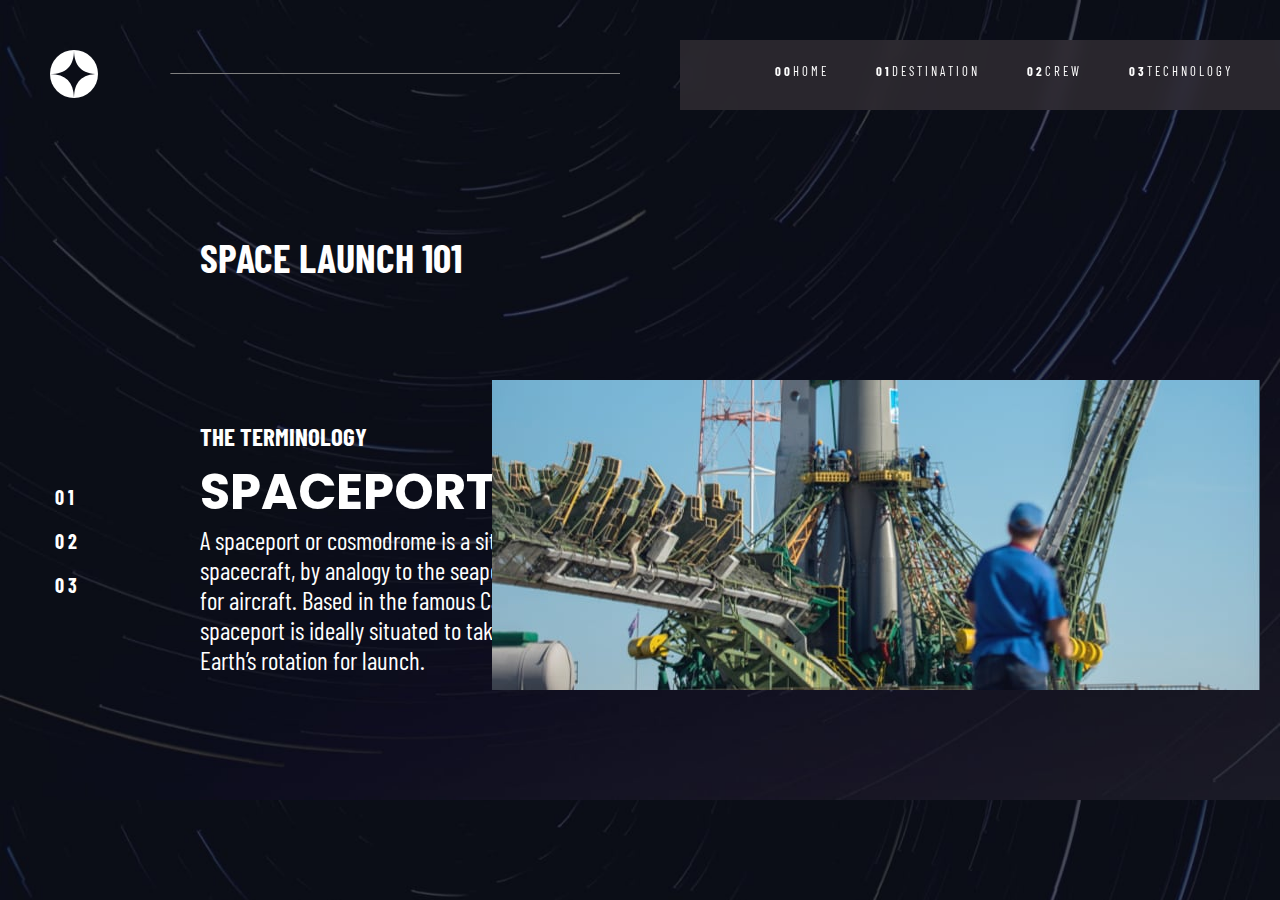
<file: t2.html>
<!DOCTYPE html>
<html lang="en" dir="ltr">
  <head>
    <meta charset="utf-8">
    <link rel="stylesheet" href="./CSS/style.css">
    <link rel="preconnect" href="https://fonts.gstatic.com" crossorigin>
    <link href="https://fonts.googleapis.com/css2?family=Cormorant+SC:wght@300&family=Dancing+Script&family=Montserrat:ital,wght@1,100&family=Poppins:wght@100;300;400&family=Sacramento&display=swap" rel="stylesheet">
    <link rel="preconnect" href="https://fonts.googleapis.com">
    <link rel="preconnect" href="https://fonts.gstatic.com" crossorigin>
    <link href="https://fonts.googleapis.com/css2?family=Barlow+Condensed:wght@300&display=swap" rel="stylesheet">
    <link rel="preconnect" href="https://fonts.googleapis.com">
    <link rel="preconnect" href="https://fonts.gstatic.com" crossorigin>
    <link href="https://fonts.googleapis.com/css2?family=Inter:wght@100&display=swap" rel="stylesheet">
    <style>
      body{
        background-image: url(./assets/technology/background-technology-desktop.jpg);
      }
      body::-webkit-scrollbar {
    display: none;
}
    </style>
    <title>technology</title>
  </head>
  <body>
    <svg xmlns="http://www.w3.org/2000/svg" width="48" height="48"><g fill="none" fill-rule="evenodd"><circle cx="24" cy="24" r="24" fill="#FFF"/><path fill="#0B0D17" d="M24 0c0 16-8 24-24 24 15.718.114 23.718 8.114 24 24 0-16 8-24 24-24-16 0-24-8-24-24z"/></g></svg>
    <div class="abs">

    </div>
    <div class="nav">
      <a class="navlink"href="index.html"><p><strong>0 0</strong> H O M E</p></a>
      <a class="navlink"href="destination.html"><p><strong>0 1</strong> D E S T I N A T I O N</p></a>
      <a class="navlink"href="crew.html"><p><strong>0 2</strong> C R E W</p></a>
      <a class="navlink"href="technology.html"><p><strong>0 3</strong> T E C H N O L O G Y</p></a>
    </div>
    <hr class="navtop">
    <h2 class="crh1"> SPACE LAUNCH 101</h2>
    <h2 class="crh2">THE TERMINOLOGY</h2>
    <h1 class="crh3">SPACEPORT</h1>
    <p class="crp1">A spaceport or cosmodrome is a site for launching (or receiving) <br> spacecraft, by analogy to the seaport for ships or airport <br> for aircraft. Based in the famous Cape Canaveral, our <br> spaceport is ideally situated to take advantage of the <br>Earth’s rotation for launch.</p>
    <img class="t1" src="./assets/technology/image-spaceport-landscape.jpg" alt="pilot1">
  <div class="navt">
    <a class="navlinkt"href="t1.html"><p><strong>0 1</strong></p></a>
    <a class="navlinkt"href="t2.html"><p><strong>0 2</strong></p></a>
    <a class="navlinkt"href="t3.html"><p><strong>0 3</strong></p></a>

  </div>
  </body>
</html>
</file>
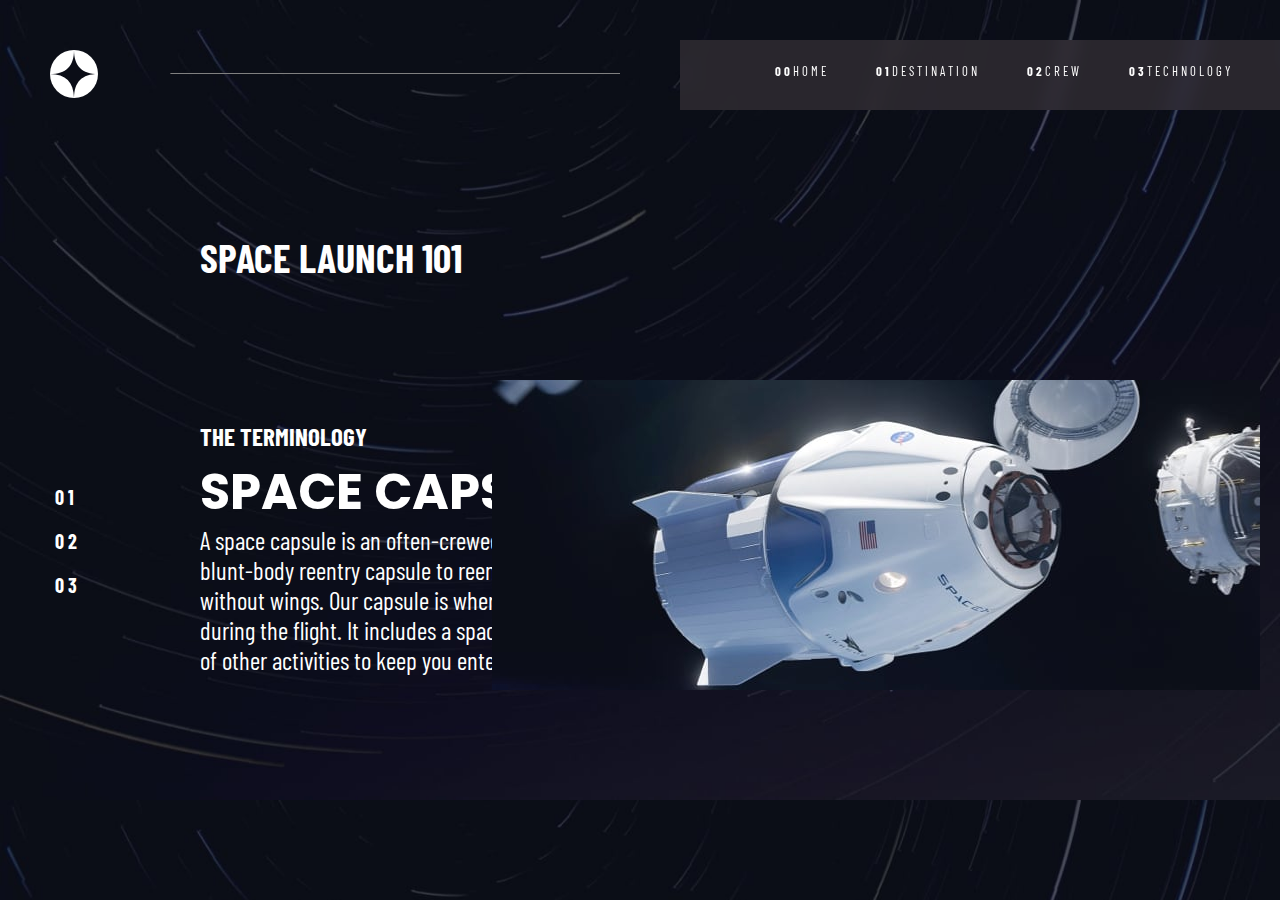
<file: t3.html>
<!DOCTYPE html>
<html lang="en" dir="ltr">
  <head>
    <meta charset="utf-8">
    <link rel="stylesheet" href="./CSS/style.css">
    <link rel="preconnect" href="https://fonts.gstatic.com" crossorigin>
    <link href="https://fonts.googleapis.com/css2?family=Cormorant+SC:wght@300&family=Dancing+Script&family=Montserrat:ital,wght@1,100&family=Poppins:wght@100;300;400&family=Sacramento&display=swap" rel="stylesheet">
    <link rel="preconnect" href="https://fonts.googleapis.com">
    <link rel="preconnect" href="https://fonts.gstatic.com" crossorigin>
    <link href="https://fonts.googleapis.com/css2?family=Barlow+Condensed:wght@300&display=swap" rel="stylesheet">
    <link rel="preconnect" href="https://fonts.googleapis.com">
    <link rel="preconnect" href="https://fonts.gstatic.com" crossorigin>
    <link href="https://fonts.googleapis.com/css2?family=Inter:wght@100&display=swap" rel="stylesheet">
    <style>
      body{
        background-image: url(./assets/technology/background-technology-desktop.jpg);
      }
      body::-webkit-scrollbar {
    display: none;
}
    </style>
    <title>technology</title>
  </head>
  <body>
    <svg xmlns="http://www.w3.org/2000/svg" width="48" height="48"><g fill="none" fill-rule="evenodd"><circle cx="24" cy="24" r="24" fill="#FFF"/><path fill="#0B0D17" d="M24 0c0 16-8 24-24 24 15.718.114 23.718 8.114 24 24 0-16 8-24 24-24-16 0-24-8-24-24z"/></g></svg>
    <div class="abs">

    </div>
    <div class="nav">
      <a class="navlink"href="index.html"><p><strong>0 0</strong> H O M E</p></a>
      <a class="navlink"href="destination.html"><p><strong>0 1</strong> D E S T I N A T I O N</p></a>
      <a class="navlink"href="crew.html"><p><strong>0 2</strong> C R E W</p></a>
      <a class="navlink"href="technology.html"><p><strong>0 3</strong> T E C H N O L O G Y</p></a>
    </div>
    <hr class="navtop">
    <h2 class="crh1"> SPACE LAUNCH 101</h2>
    <h2 class="crh2">THE TERMINOLOGY</h2>
    <h1 class="crh3">SPACE CAPSULE</h1>
    <p class="crp1">A space capsule is an often-crewed spacecraft that uses a <br> blunt-body reentry capsule to reenter the Earth's atmosphere <br>without wings. Our capsule is where you'll spend your time <br>during the flight. It includes a space gym, cinema, and plenty <br>of other activities to keep you entertained.</p>
    <img class="t1" src="./assets/technology/image-space-capsule-landscape.jpg" alt="pilot1">
  <div class="navt">
    <a class="navlinkt"href="t1.html"><p><strong>0 1</strong></p></a>
    <a class="navlinkt"href="t2.html"><p><strong>0 2</strong></p></a>
    <a class="navlinkt"href="t3.html"><p><strong>0 3</strong></p></a>

  </div>
  </body>
</html>
</file>
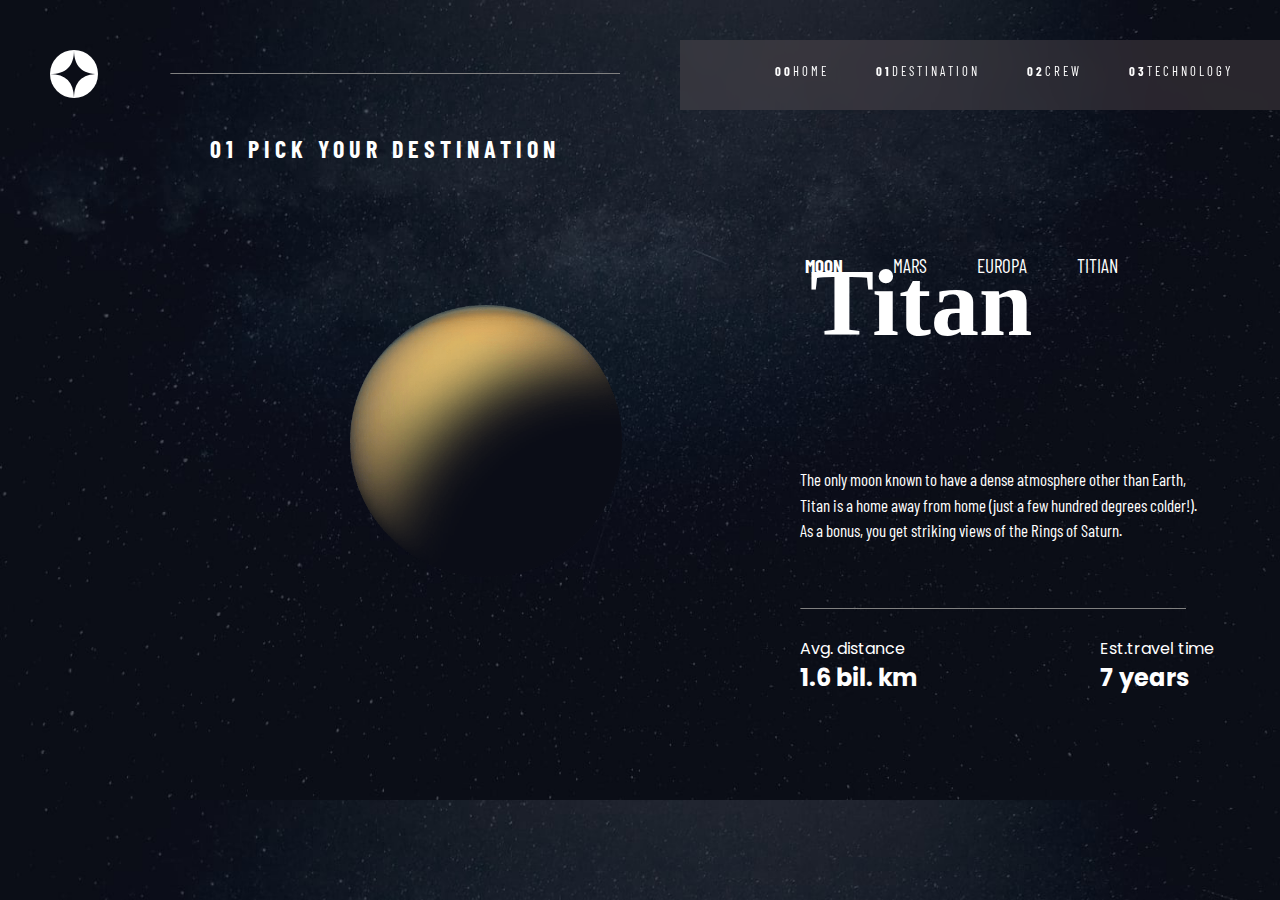
<file: titan.html>
<!DOCTYPE html>
<html lang="en" dir="ltr">
  <head>
    <meta charset="utf-8">
    <link rel="stylesheet" href="./CSS/style.css">
    <link rel="preconnect" href="https://fonts.googleapis.com">
<link rel="preconnect" href="https://fonts.gstatic.com" crossorigin>
<link href="https://fonts.googleapis.com/css2?family=Cormorant+SC:wght@300&family=Dancing+Script&family=Montserrat:ital,wght@1,100&family=Poppins:wght@100;300;400&family=Sacramento&display=swap" rel="stylesheet">
<link rel="preconnect" href="https://fonts.googleapis.com">
<link rel="preconnect" href="https://fonts.gstatic.com" crossorigin>
<link href="https://fonts.googleapis.com/css2?family=Barlow+Condensed:wght@300&display=swap" rel="stylesheet">
<link rel="preconnect" href="https://fonts.googleapis.com">
<link rel="preconnect" href="https://fonts.gstatic.com" crossorigin>
<link href="https://fonts.googleapis.com/css2?family=Inter:wght@100&display=swap" rel="stylesheet">
    <style>
      body{
        background-image: url(./assets/destination/background-destination-desktop.jpg);
      }
      body::-webkit-scrollbar {
    display: none;
}
    </style>
    <title>destination</title>
  </head>
  <body>
    <svg xmlns="http://www.w3.org/2000/svg" width="48" height="48"><g fill="none" fill-rule="evenodd"><circle cx="24" cy="24" r="24" fill="#FFF"/><path fill="#0B0D17" d="M24 0c0 16-8 24-24 24 15.718.114 23.718 8.114 24 24 0-16 8-24 24-24-16 0-24-8-24-24z"/></g></svg>
    <div class="abs">

    </div>
    <div class="nav">
      <a class="navlink"href="index.html"><p><strong>0 0</strong> H O M E</p></a>
      <a class="navlink"href="destination.html"><p><strong>0 1</strong> D E S T I N A T I O N</p></a>
      <a class="navlink"href="crew.html"><p><strong>0 2</strong> C R E W</p></a>
      <a class="navlink"href="technology.html"><p><strong>0 3</strong> T E C H N O L O G Y</p></a>
    </div>
    <hr class="navtop">
    <div class="moon">
      <img class="moon"src="./assets/destination/image-titan.png" alt="titan">
    </div>
      <h2 class="moon1">01 PICK YOUR DESTINATION </h2>
    <div class="nav1">
      <a class="navlink"href="destination.html"><p><strong>MOON</strong></p></a>
      <a class="navlink"href="mars.html"><p>MARS</p></a>
      <a class="navlink"href="EUROPA.html"><p>EUROPA</p></a>
      <a class="navlink"href="titan.html"><p>TITIAN</p></a>
    </div>
    <h1 class="mh">Titan</h1>
    <p class="mp">The only moon known to have a dense atmosphere other than Earth, <br>Titan is a home away from home (just a few hundred degrees colder!). <br> As a bonus, you get striking views of the Rings of Saturn.</p>
   <hr class="navtop1">
   <p class="mp1">Avg. distance</p>
   <h2 class="m1h2">1.6 bil. km</h2>
   <p class="mp2">Est.travel time</p>
   <h2 class="m2h2">7 years</h2>
  </body>
</html>
</file>
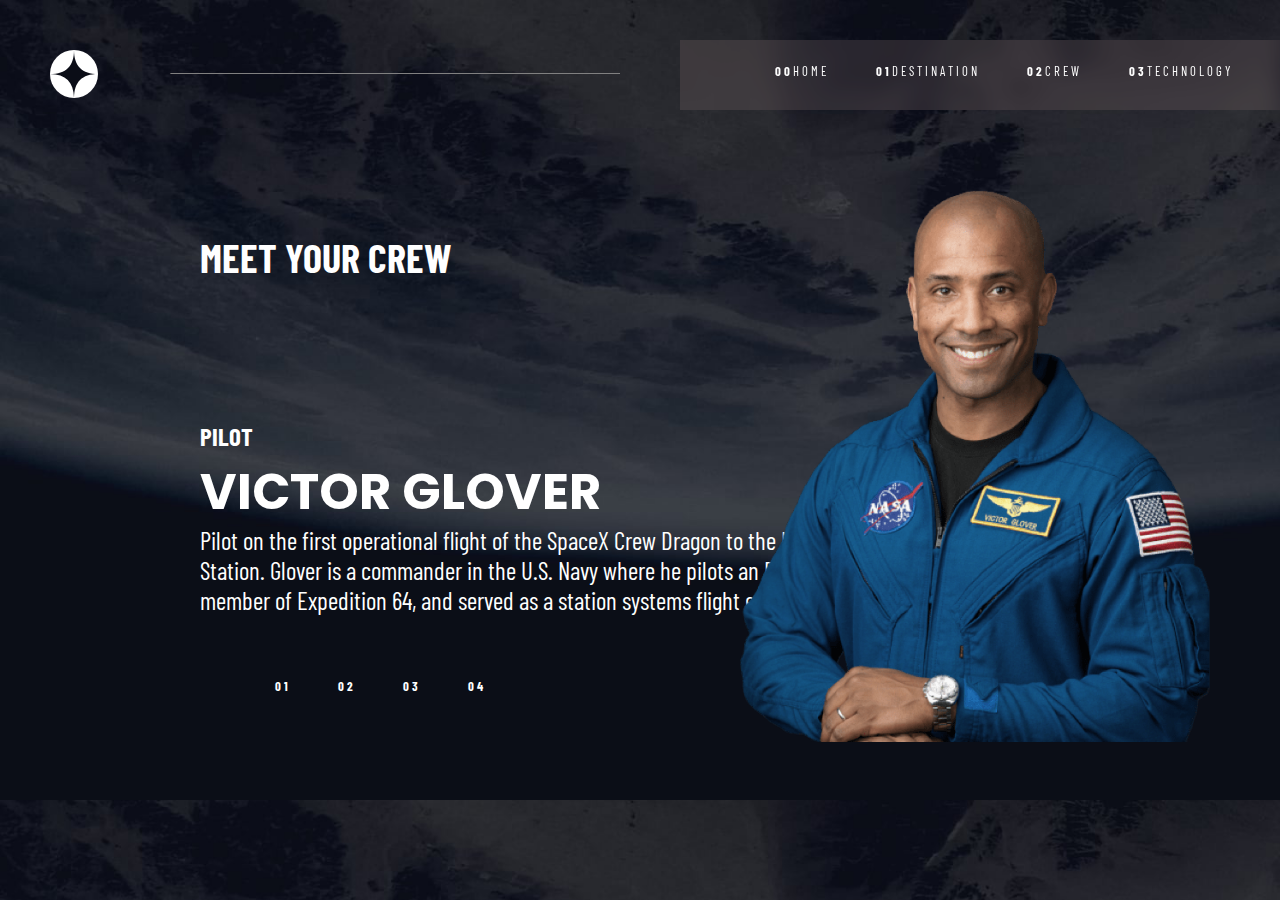
<file: vg.html>
<!DOCTYPE html>
<html lang="en" dir="ltr">
  <head>
    <meta charset="utf-8">
    <link rel="stylesheet" href="./CSS/style.css">
    <link rel="preconnect" href="https://fonts.gstatic.com" crossorigin>
    <link href="https://fonts.googleapis.com/css2?family=Cormorant+SC:wght@300&family=Dancing+Script&family=Montserrat:ital,wght@1,100&family=Poppins:wght@100;300;400&family=Sacramento&display=swap" rel="stylesheet">
    <link rel="preconnect" href="https://fonts.googleapis.com">
    <link rel="preconnect" href="https://fonts.gstatic.com" crossorigin>
    <link href="https://fonts.googleapis.com/css2?family=Barlow+Condensed:wght@300&display=swap" rel="stylesheet">
    <link rel="preconnect" href="https://fonts.googleapis.com">
    <link rel="preconnect" href="https://fonts.gstatic.com" crossorigin>
    <link href="https://fonts.googleapis.com/css2?family=Inter:wght@100&display=swap" rel="stylesheet">
    <style>
      body{
        background-image: url(./assets/crew/background-crew-desktop.jpg);
      }
      body::-webkit-scrollbar {
    display: none;
}
    </style>
    <title>VICTOR GLOVER</title>
  </head>
  <body>
    <svg xmlns="http://www.w3.org/2000/svg" width="48" height="48"><g fill="none" fill-rule="evenodd"><circle cx="24" cy="24" r="24" fill="#FFF"/><path fill="#0B0D17" d="M24 0c0 16-8 24-24 24 15.718.114 23.718 8.114 24 24 0-16 8-24 24-24-16 0-24-8-24-24z"/></g></svg>
    <div class="abs">

    </div>
    <div class="nav">
      <a class="navlink"href="index.html"><p><strong>0 0</strong> H O M E</p></a>
      <a class="navlink"href="destination.html"><p><strong>0 1</strong> D E S T I N A T I O N</p></a>
      <a class="navlink"href="crew.html"><p><strong>0 2</strong> C R E W</p></a>
      <a class="navlink"href="technology.html"><p><strong>0 3</strong> T E C H N O L O G Y</p></a>
    </div>
    <hr class="navtop">
    <h2 class="crh1">MEET YOUR CREW</h2>
    <h2 class="crh2">PILOT</h2>
    <h1 class="crh3">VICTOR GLOVER</h1>
    <p class="crp1">Pilot on the first operational flight of the SpaceX Crew Dragon to the International Space <br>Station. Glover is a commander in the U.S. Navy where he pilots an F/A-18.He was a crew <br> member of Expedition 64, and served as a station systems flight engineer.</p>
    <img class="DH1" src="./assets/crew/image-victor-glover.png" alt="pilot1">
  <div class="navd">
    <a class="navlink"href="dh.html"><p><strong>0 1</strong></p></a>
    <a class="navlink"href="ms.html"><p><strong>0 2</strong></p></a>
    <a class="navlink"href="vg.html"><p><strong>0 3</strong></p></a>
    <a class="navlink"href="aa.html"><p><strong>0 4</strong></p></a>

  </div>
  </body>
</html>
</file>
<file: CSS/style.css>
body{
  background-image: url(../assets/home/background-home-desktop.jpg);
  background-size: 100%;
  margin: 50px;
  font-family: "poppins",sans-serif;
}
.navtop{
  width: 35%;
  position: absolute;
  top:65px;
  left: 170px;
  border-color: grey;
  border-top: 10px;
}
.nav{
  position: absolute;
  left:760px;
  top:35px;;
  padding:15px;
  display: flex;
  gap:50px;
font-family: 'Barlow Condensed', sans-serif;
  font-size: 1vw;
  transition: 0.5s;
}
.navlink{
  color: white;
  text-decoration: none;
}
.navlink:hover{
  cursor: pointer;
  transition: 0.5s;
  border-bottom: 2px solid;
}
/* .abs{
  position: absolute;
  width: 650px;
  top: 10px;
  height:100px;
  background-size: 700px;
  opacity: 0.5;
  background-color: rgb(0,0,0);
  background-color: rgba(0,0,0, 0.4);
  color: white;
  filter: blur(10px);
  -webkit-filter: blur(4px);
  position: absolute;
  border: 2px solid grey;
  left:900px;
  --card-width: calc(var(--width) / 1.3);
  --card-height: calc(var(--height) / 1.3);
  --blur-amount: 38px;
  width: var(--card-width);
  height: var(--card-height);
  border-radius: calc(var(--card-width) / 10);
  box-shadow: 0 0 calc(var(--card-width) / 6) #ffffff44;
  backdrop-filter: blur(var(--blur-amount));
} */
.abs{
  display: flex;
      flex-direction: row;
      justify-content: flex-start;
      width: 856px;
      height: 70px;
      background-color: rgba(128,109,109,.254);
      backdrop-filter: blur(10px);
      position:absolute;
      top: 40px;
      left:680px;
    }
    .line1{
      color: white;
      font-family: 'Inter', sans-serif;
      position: relative;
      top: 280px;
      padding-left: 160px;
    }
    .line2{
      color: white;
      font-family: serif;
      position: relative;
      top: 200px;
      padding-left: 140px;
      font-size: 130px;
    }
    .line3{
      color: white;
      position: relative;
      top: 120px;
      padding-left: 150px;
      width: 40%;
      font-size: 17px;
      font-family: 'Barlow Condensed', sans-serif;
      text-align: left;
      line-height: 1.5;
    }
    .circle {
      width: 200px;
      height: 200px;
      border-radius: 50%;
      background: white;
      position: absolute;
      top: 450px;
      left: 1090px;
    }
.exp{
  color: black;
  position: absolute;
  top: 520px;
  left: 1160px;
}
.exp:hover{
  transform: scale(1.5);
  transition: 1s;
}
.moon{
  width: 48%;
  position: relative;
  left: 150px;
  top: 100px;
}
.moon:hover{
  transform: scale(1.1);
  transition:1s;
}

.moon1{
  color: white;
  position: relative;
  bottom: 270px;
  left: 160px;
  font-family: 'Barlow Condensed', sans-serif;
  letter-spacing: 5px;
  width: 30%;
}
.nav1{
  position: absolute;
  left:790px;
  top:220px;;
  padding:15px;
  display: flex;
  gap:50px;
font-family: 'Barlow Condensed', sans-serif;
  font-size: 19px;
  transition: 0.5s;
}
.mh{
  color: white;
  font-size: 6rem;
  position: relative;
  bottom: 250px;
  left: 760px;
  font-family: serif;
  width: 30%
}
.mp{
  color: white;
  position: absolute;
  top: 450px;
  padding-left: 750px;
  width: 40%;
  font-size: 17px;
  font-family: 'Barlow Condensed', sans-serif;
  text-align: left;
  line-height: 1.5;
}
.navtop1{
  width: 30%;
  border-color: grey;
  border-top: 10px;
  position: absolute;
  top: 600px;
  left: 800px;
}
.mp1{
  color: white;
  position: absolute;
  top: 620px;
  left: 800px;
}
.m1h2{
  color: white;
  position: absolute;
  top: 640px;
  left: 800px;
}
.mp2{
  color: white;
  position: absolute;
  top: 620px;
  left: 1100px;
}
.m2h2{
  color: white;
  position: absolute;
  top: 640px;
  left: 1100px;
}
.crh1{
  color: white;
  position: absolute;
  top:200px;
  left: 200px;
  font-size: 40px;
  font-family: 'Barlow Condensed', sans-serif;
}
.crh2{
  color: white;
  position: absolute;
  top:400px;
  left: 200px;
  font-size: 25px;
  font-family: 'Barlow Condensed', sans-serif;
}
.crh3{
  color: white;
  position: absolute;
  top:420px;
  left: 200px;
  font-size: 50px;
  font-family: "poppins",sans-serif;
}
.crp1{
  color: white;
  position: absolute;
  top:500px;
  left: 200px;
  font-size: 25px;
  font-family: 'Barlow Condensed', sans-serif;
}
.DH{
  position: absolute;
  right: 70px;
  top: 130px;
  width: 450px;
}
.navd{
  position: absolute;
  left:260px;
  top:650px;;
  padding:15px;
  display: flex;
  gap:50px;
font-family: 'Barlow Condensed', sans-serif;
  font-size: 1vw;
  transition: 0.5s;
}
.DH0{
  position: absolute;
  right: 90px;
  top: 180px;
  width: 380px;
}
.DH1{
  position: absolute;
  right: 70px;
  top: 190px;
  width: 470px;
}
.DH2{
  position: absolute;
  right: 70px;
  top: 230px;
  width: 490px;
}
.navt{
  position: absolute;
  left:40px;
  top:450px;
  padding:15px;
  gap:50px;
font-family: 'Barlow Condensed', sans-serif;
  font-size: 20px;
  transition: 0.5s;
}
.navlinkt{
  color: white;
  text-decoration: none;
}
.navlinkt:hover{
  cursor: pointer;
  transition: 0.5s;
  color: red;
}
.t1{
  position: absolute;
  top:380px;
  right: 20px;
}
</file>
